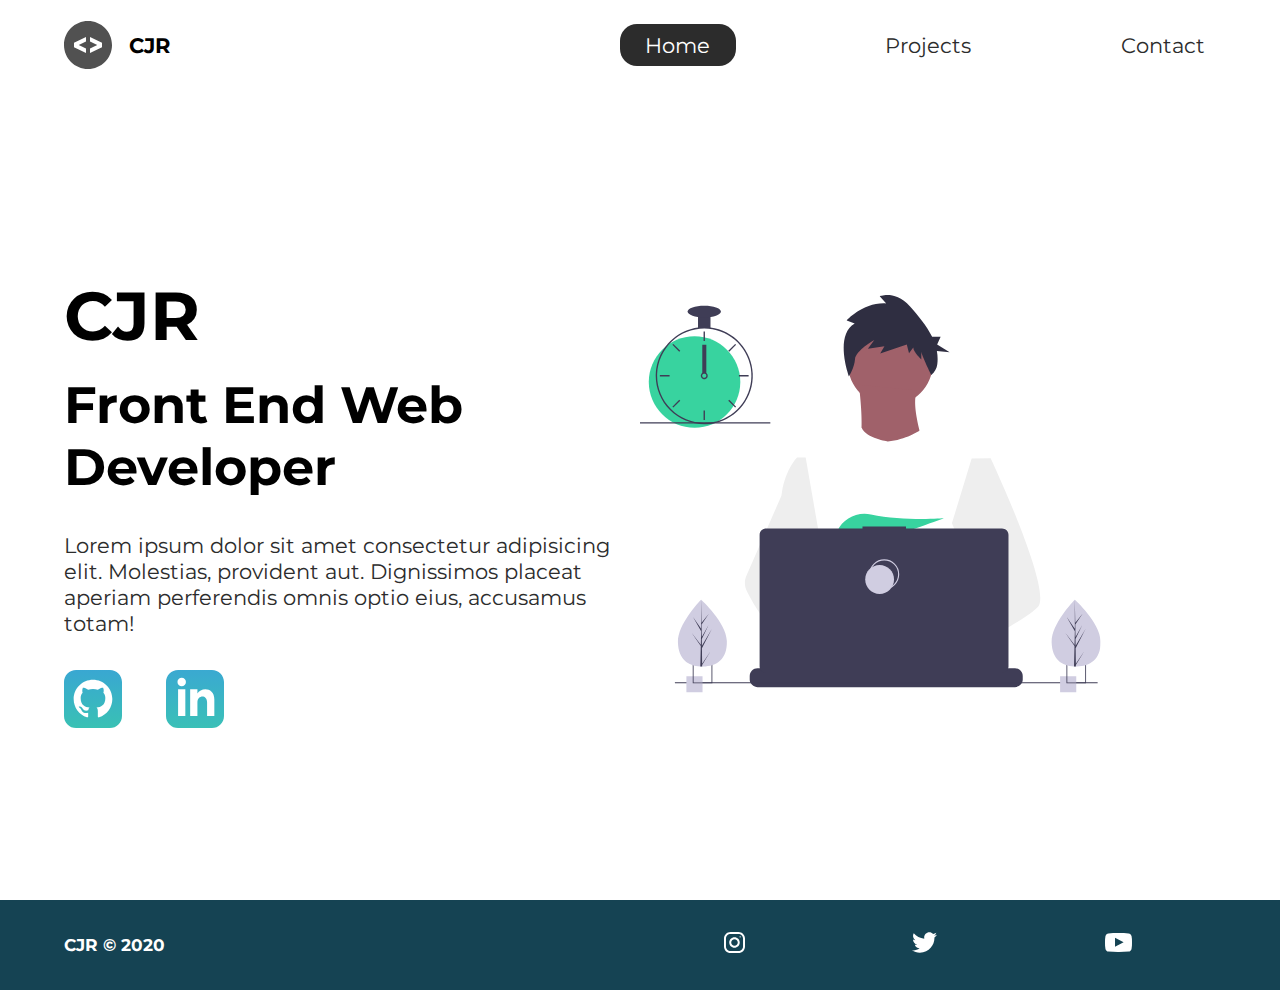
<file: index.html>
<!DOCTYPE html>
<html lang="en">
  <head>
    <meta charset="UTF-8" />
    <meta name="viewport" content="width=device-width, initial-scale=1.0" />
    <meta
      name="description"
      content="Front end web developer who specializes in HTML, CSS & JS"
    />
    <meta name="robots" content="index, follow" />
    <link
      href="https://fonts.googleapis.com/css2?family=Montserrat:wght@400;500&display=swap"
      rel="stylesheet"
    />
    <link rel="stylesheet" href="/css/style.css" />
    <title>Calvin Jermaine Roberts | Front-end Web Developer</title>
  </head>
  <body>
    <header class="main-head">
      <nav>
        <div class="logo">
          <img src="/icons/code.svg" alt="logo" />
          <h1>CJR</h1>
        </div>
        <ul>
          <li><a class="active" href="/">Home</a></li>
          <li><a href="/projects.html">Projects</a></li>
          <li><a href="/contact.html">Contact</a></li>
        </ul>
      </nav>
    </header>
    <section class="intro">
      <div class="intro-text">
        <h2>CJR</h2>
        <h3>Front End Web Developer</h3>
        <p>
          Lorem ipsum dolor sit amet consectetur adipisicing elit. Molestias,
          provident aut. Dignissimos placeat aperiam perferendis omnis optio
          eius, accusamus totam!
        </p>
        <div class="intro-social">
          <a href="#"><img src="/icons/github.svg" alt="github" /></a>
          <a href="#"><img src="/icons/linked-in.svg" alt="linked-in" /></a>
        </div>
      </div>
      <div class="intro-images">
        <svg
          width="799"
          height="690"
          viewBox="0 0 799 690"
          fill="none"
          xmlns="http://www.w3.org/2000/svg"
        >
          <g id="undraw_dev_productivity_umsq (1) 1" clip-path="url(#clip0)">
            <path
              id="Vector"
              d="M516.92 624.636C516.92 624.636 512.16 626.266 504.42 628.576C487.31 633.706 455.65 642.216 428.82 643.916C405.72 645.396 386.2 641.836 382.63 626.766C381.1 620.286 383.27 614.956 388 610.576C402.12 597.486 439 592.796 468.25 591.186C476.51 590.736 484.15 590.526 490.51 590.446C501.31 590.306 508.39 590.526 508.39 590.526L508.56 591.186L516.92 624.636Z"
              fill="#A0616A"
            />
            <path
              id="Vector_2"
              d="M436.99 672.586C418.61 695.346 342.73 647.666 316.19 629.886C310.41 626.016 306.97 623.566 306.97 623.566L331.25 591.186L338.94 580.936C338.94 580.936 345.82 584.586 355.99 590.526C356.36 590.746 356.73 590.966 357.11 591.186C365.88 596.336 376.89 603.066 388 610.576C403.33 620.946 418.83 632.776 428.82 643.916C438.59 654.806 443.08 665.036 436.99 672.586Z"
              fill="#A0616A"
            />
            <g id="me">
              <path
                id="Vector_3"
                d="M434.672 191.952C475.283 191.607 507.926 158.406 507.582 117.795C507.237 77.1832 474.036 44.5403 433.425 44.8847C392.813 45.2291 360.17 78.4303 360.515 119.042C360.859 159.653 394.06 192.296 434.672 191.952Z"
                fill="#A0616A"
              />
              <path
                id="Vector_4"
                d="M379.477 155.65C379.477 155.65 394.216 259.972 373.002 271.875C351.787 283.779 499.929 283.588 499.929 283.588C499.929 283.588 466.124 193.284 480.809 165.449L379.477 155.65Z"
                fill="#A0616A"
              />
              <path
                id="Vector_5"
                d="M608.101 283.199L596.257 339.402L571.214 458.308L570.49 464.815L562.138 540.138L556.582 590.177L552.857 623.79C528.584 636.526 510.988 645.326 510.988 645.326C510.988 645.326 509.404 637.719 506.871 627.99C489.805 633.265 458.218 642.043 431.404 643.97C441.266 654.777 445.842 664.969 439.817 672.57C421.63 695.485 345.349 648.45 318.659 630.896C318.077 635.158 317.879 639.464 318.068 643.762L297.626 628.314L299.331 592.359L302.206 531.522L305.819 455.229C304.448 451.975 303.294 448.634 302.364 445.228C295.956 423.161 288.032 379.057 281.928 342.067C277.016 312.298 273.302 287.138 272.517 281.785C272.411 281.086 272.358 280.726 272.358 280.726L384.363 230.094C392.509 248.556 429.865 253.809 429.865 253.809C460.756 251.417 484.847 234.913 484.847 234.913L608.101 283.199Z"
                fill="white"
              />
              <path
                id="Vector_6"
                d="M372.285 49.3811L358.49 43.9934C358.49 43.9934 386.969 12.1 426.99 14.513L415.635 2.22366C415.635 2.22366 443.04 -9.01799 468.283 19.6674C481.553 34.7467 496.908 52.4737 506.557 72.5077L521.281 72.3829L515.251 85.9663L536.874 99.3152L514.777 97.0719C516.155 104.471 516.421 112.034 515.566 119.511C514.683 126.991 510.928 133.835 505.094 138.598V138.598C505.094 138.598 487.743 103.449 487.696 97.9443L487.813 111.705C487.813 111.705 473.959 99.4371 473.889 91.1807L466.471 100.877L462.593 85.7717L416.475 101.301L423.87 88.8526L395.157 93.2246L406.278 77.9923C406.278 77.9923 373.932 96.1568 372.811 111.304C371.689 126.452 362.299 140.875 362.299 140.875C362.299 140.875 336.213 70.3294 372.285 49.3811Z"
                fill="#2F2E41"
              />
              <path
                id="Vector_7"
                d="M690.215 540.422C682.794 548.605 664.338 560.992 641.951 574.422C633.623 579.413 624.757 584.559 615.71 589.676C594.122 601.889 571.514 614.001 552.857 623.79C528.584 636.526 510.988 645.326 510.988 645.326C510.988 645.326 509.403 637.719 506.871 627.99C503.48 614.968 498.397 598.141 493.184 590.715C493.002 590.456 492.82 590.218 492.638 589.979C491.121 588.022 489.601 586.885 488.112 586.897L562.138 540.138L594.127 519.926L570.489 464.814L540.842 395.683L557.908 339.727L575.062 283.479L608.101 283.199C608.101 283.199 619.243 306.985 633.514 340.166C635.647 345.128 637.851 350.299 640.096 355.64C669.469 425.394 706.176 522.836 690.215 540.422Z"
                fill="#EEEEEE"
              />
              <path
                id="Vector_8"
                d="M358.123 591.2C355.41 591.212 352.702 591.456 350.029 591.928C327.074 596.073 320.47 616.94 318.659 630.896C318.077 635.158 317.879 639.464 318.068 643.761L297.626 628.314L290.178 622.687C272.316 616.628 256.353 605.733 242.483 592.84C230.449 581.456 219.634 568.849 210.213 555.223C200.831 541.793 192.448 527.692 185.134 513.034C183.094 508.943 181.977 504.454 181.864 499.884C181.751 495.314 182.644 490.775 184.48 486.588L209.154 430.327L245.218 348.098C245.471 346.146 245.752 344.237 246.059 342.371C252.995 300.511 272.367 281.786 272.367 281.786L287.286 281.659L297.778 341.932L310.813 416.815L302.364 445.227L282.839 510.845L302.205 531.522L358.123 591.2Z"
                fill="#EEEEEE"
              />
            </g>
            <path
              id="Vector_9"
              d="M372.877 415.806L385.631 430.686C390.37 429.783 395.319 428.721 400.416 427.529L396.752 415.806L405.71 426.256C459.707 412.975 526.637 387.155 526.637 387.155C526.637 387.155 454.379 392.453 400.428 380.666C376.558 375.451 351.998 387.284 342.202 409.668C336.508 422.679 337.403 433.951 357.596 433.951C364.419 433.835 371.223 433.195 377.949 432.037L372.877 415.806Z"
              fill="#38D39F"
            />
            <path
              id="Vector_10"
              d="M663.65 660.386V666.456C663.654 668.122 663.345 669.774 662.74 671.326C662.472 672.018 662.147 672.687 661.77 673.326C660.578 675.326 658.887 676.983 656.862 678.133C654.838 679.283 652.549 679.887 650.22 679.886H203.67C201.342 679.887 199.053 679.283 197.028 678.133C195.003 676.983 193.312 675.326 192.12 673.326C191.743 672.687 191.419 672.018 191.15 671.326C190.546 669.774 190.237 668.122 190.24 666.456V660.386C190.24 658.622 190.587 656.876 191.262 655.246C191.936 653.616 192.926 652.136 194.173 650.888C195.42 649.641 196.901 648.652 198.53 647.977C200.16 647.302 201.906 646.955 203.67 646.956H229.41V644.126C229.41 644.052 229.425 643.979 229.453 643.911C229.481 643.843 229.522 643.782 229.574 643.73C229.626 643.678 229.688 643.636 229.756 643.608C229.824 643.58 229.897 643.566 229.97 643.566H243.4C243.474 643.566 243.547 643.58 243.615 643.608C243.683 643.636 243.745 643.678 243.797 643.73C243.849 643.782 243.89 643.843 243.918 643.911C243.946 643.979 243.96 644.052 243.96 644.126V646.956H252.35V644.126C252.35 644.052 252.365 643.979 252.393 643.911C252.421 643.843 252.462 643.782 252.514 643.73C252.566 643.678 252.628 643.636 252.696 643.608C252.764 643.58 252.837 643.566 252.91 643.566H266.34C266.414 643.566 266.487 643.58 266.555 643.608C266.623 643.636 266.684 643.678 266.736 643.73C266.789 643.782 266.83 643.843 266.858 643.911C266.886 643.979 266.9 644.052 266.9 644.126V646.956H275.3V644.126C275.3 644.052 275.315 643.979 275.343 643.911C275.371 643.843 275.412 643.782 275.464 643.73C275.516 643.678 275.578 643.636 275.646 643.608C275.714 643.58 275.787 643.566 275.86 643.566H289.29C289.364 643.566 289.437 643.58 289.505 643.608C289.573 643.636 289.634 643.678 289.686 643.73C289.739 643.782 289.78 643.843 289.808 643.911C289.836 643.979 289.85 644.052 289.85 644.126V646.956H298.24V644.126C298.24 644.052 298.255 643.979 298.283 643.911C298.311 643.843 298.352 643.782 298.404 643.73C298.456 643.678 298.518 643.636 298.586 643.608C298.654 643.58 298.727 643.566 298.8 643.566H312.23C312.304 643.566 312.377 643.58 312.445 643.608C312.513 643.636 312.574 643.678 312.626 643.73C312.678 643.782 312.72 643.843 312.748 643.911C312.776 643.979 312.79 644.052 312.79 644.126V646.956H321.18V644.126C321.18 644.052 321.194 643.979 321.223 643.911C321.251 643.843 321.292 643.782 321.344 643.73C321.396 643.678 321.458 643.636 321.526 643.608C321.594 643.58 321.667 643.566 321.74 643.566H335.17C335.244 643.566 335.317 643.58 335.385 643.608C335.453 643.636 335.514 643.678 335.566 643.73C335.618 643.782 335.66 643.843 335.688 643.911C335.716 643.979 335.73 644.052 335.73 644.126V646.956H344.13V644.126C344.13 644.052 344.145 643.979 344.173 643.911C344.201 643.843 344.242 643.782 344.294 643.73C344.346 643.678 344.408 643.636 344.476 643.608C344.544 643.58 344.617 643.566 344.69 643.566H358.12C358.194 643.566 358.267 643.58 358.335 643.608C358.403 643.636 358.464 643.678 358.516 643.73C358.569 643.782 358.61 643.843 358.638 643.911C358.666 643.979 358.68 644.052 358.68 644.126V646.956H367.07V644.126C367.07 644.052 367.085 643.979 367.113 643.911C367.141 643.843 367.182 643.782 367.234 643.73C367.286 643.678 367.348 643.636 367.416 643.608C367.484 643.58 367.557 643.566 367.63 643.566H472.83C472.904 643.566 472.977 643.58 473.045 643.608C473.113 643.636 473.174 643.678 473.227 643.73C473.279 643.782 473.32 643.843 473.348 643.911C473.376 643.979 473.39 644.052 473.39 644.126V646.956H481.79V644.126C481.79 644.052 481.804 643.979 481.833 643.911C481.861 643.843 481.902 643.782 481.954 643.73C482.006 643.678 482.068 643.636 482.136 643.608C482.204 643.58 482.277 643.566 482.35 643.566H495.78C495.928 643.567 496.07 643.627 496.175 643.732C496.279 643.836 496.339 643.978 496.34 644.126V646.956H504.73V644.126C504.73 644.052 504.745 643.979 504.773 643.911C504.801 643.843 504.842 643.782 504.894 643.73C504.946 643.678 505.008 643.636 505.076 643.608C505.144 643.58 505.217 643.566 505.29 643.566H518.72C518.794 643.566 518.867 643.58 518.935 643.608C519.003 643.636 519.065 643.678 519.117 643.73C519.169 643.782 519.21 643.843 519.238 643.911C519.266 643.979 519.28 644.052 519.28 644.126V646.956H527.67V644.126C527.67 644.052 527.685 643.979 527.713 643.911C527.741 643.843 527.782 643.782 527.834 643.73C527.886 643.678 527.948 643.636 528.016 643.608C528.084 643.58 528.157 643.566 528.23 643.566H541.66C541.734 643.566 541.807 643.58 541.875 643.608C541.943 643.636 542.005 643.678 542.057 643.73C542.109 643.782 542.15 643.843 542.178 643.911C542.206 643.979 542.22 644.052 542.22 644.126V646.956H550.62V644.126C550.62 644.052 550.635 643.979 550.663 643.911C550.691 643.843 550.732 643.782 550.784 643.73C550.836 643.678 550.898 643.636 550.966 643.608C551.034 643.58 551.107 643.566 551.18 643.566H564.61C564.757 643.568 564.898 643.628 565.001 643.733C565.104 643.837 565.161 643.979 565.16 644.126V646.956H573.56V644.126C573.56 644.052 573.575 643.979 573.603 643.911C573.631 643.843 573.672 643.782 573.724 643.73C573.776 643.678 573.838 643.636 573.906 643.608C573.974 643.58 574.047 643.566 574.12 643.566H587.55C587.624 643.566 587.697 643.58 587.765 643.608C587.833 643.636 587.895 643.678 587.947 643.73C587.999 643.782 588.04 643.843 588.068 643.911C588.096 643.979 588.11 644.052 588.11 644.126V646.956H596.5V644.126C596.5 644.052 596.515 643.979 596.543 643.911C596.571 643.843 596.612 643.782 596.664 643.73C596.716 643.678 596.778 643.636 596.846 643.608C596.914 643.58 596.987 643.566 597.06 643.566H610.49C610.564 643.566 610.637 643.58 610.705 643.608C610.773 643.636 610.835 643.678 610.887 643.73C610.939 643.782 610.98 643.843 611.008 643.911C611.036 643.979 611.05 644.052 611.05 644.126V646.956H650.22C651.984 646.955 653.731 647.302 655.36 647.977C656.99 648.652 658.471 649.641 659.718 650.888C660.965 652.136 661.954 653.616 662.629 655.246C663.304 656.876 663.651 658.622 663.65 660.386Z"
              fill="#3F3D56"
            />
            <path
              id="Vector_11"
              d="M793.5 671.326H60.5V673.326H793.5V671.326Z"
              fill="#3F3D56"
            />
            <path
              id="Vector_12"
              d="M627.694 404.757H461.251V401.326H385.78V404.757H218.651C215.665 404.757 212.801 405.943 210.69 408.054C208.578 410.166 207.392 413.029 207.392 416.015V643.927C207.392 646.913 208.578 649.776 210.69 651.888C212.801 653.999 215.665 655.185 218.651 655.185H627.694C630.68 655.185 633.544 653.999 635.655 651.888C637.767 649.776 638.953 646.913 638.953 643.927V416.015C638.953 414.537 638.662 413.073 638.096 411.707C637.53 410.341 636.701 409.1 635.655 408.054C634.61 407.009 633.369 406.18 632.003 405.614C630.637 405.048 629.173 404.757 627.694 404.757Z"
              fill="#3F3D56"
            />
            <path
              id="Vector_13"
              d="M423.5 509.326C437.307 509.326 448.5 498.133 448.5 484.326C448.5 470.519 437.307 459.326 423.5 459.326C409.693 459.326 398.5 470.519 398.5 484.326C398.5 498.133 409.693 509.326 423.5 509.326Z"
              stroke="#D0CDE1"
              stroke-width="2"
              stroke-miterlimit="10"
            />
            <path
              id="Vector_14"
              d="M415.5 518.326C429.307 518.326 440.5 507.133 440.5 493.326C440.5 479.519 429.307 468.326 415.5 468.326C401.693 468.326 390.5 479.519 390.5 493.326C390.5 507.133 401.693 518.326 415.5 518.326Z"
              fill="#D0CDE1"
            />
            <path
              id="Vector_15"
              d="M108.446 661.223H80.4463V689.223H108.446V661.223Z"
              fill="#D0CDE1"
            />
            <path
              id="Vector_16"
              d="M91.4502 639.223V673.223H125.45V639.223H91.4502ZM123.97 671.743H92.9202V640.703H123.97V671.743Z"
              fill="#3F3D56"
            />
            <path
              id="Vector_17"
              d="M756.446 661.223H728.446V689.223H756.446V661.223Z"
              fill="#D0CDE1"
            />
            <path
              id="Vector_18"
              d="M739.45 639.223V673.223H773.45V639.223H739.45ZM771.97 671.743H740.92V640.703H771.97V671.743Z"
              fill="#3F3D56"
            />
            <path
              id="Vector_19"
              d="M94.5802 230.113C138.399 230.113 173.921 194.592 173.921 150.773C173.921 106.955 138.399 71.4326 94.5802 71.4326C50.7617 71.4326 15.2397 106.955 15.2397 150.773C15.2397 194.592 50.7617 230.113 94.5802 230.113Z"
              fill="#38D39F"
            />
            <path
              id="Vector_20"
              d="M122.229 56.4899C115.045 55.5763 107.774 55.5763 100.59 56.4899C84.586 58.5913 69.5203 65.2398 57.181 75.6465C44.8417 86.0532 35.7467 99.7813 30.9754 115.202C28.8053 122.229 27.5764 129.514 27.3208 136.864C27.2848 137.886 27.2607 138.92 27.2607 139.954C27.283 162.264 36.1559 183.655 51.932 199.431C67.7082 215.207 89.0989 224.08 111.41 224.103C113.201 224.103 114.992 224.042 116.759 223.934C120.907 223.674 125.03 223.103 129.093 222.227C148.495 218.055 165.798 207.161 177.947 191.468C190.095 175.776 196.308 156.295 195.487 136.467C194.665 116.638 186.863 97.738 173.459 83.1039C160.054 68.4698 141.909 59.0435 122.229 56.4899H122.229ZM137.748 217.347H137.736C130.959 219.659 123.905 221.062 116.759 221.518C114.992 221.638 113.201 221.698 111.41 221.698C89.7377 221.672 68.961 213.051 53.6367 197.727C38.3123 182.402 29.6914 161.626 29.6649 139.954C29.6649 138.92 29.689 137.886 29.725 136.864C30.5514 115.744 39.5156 95.7617 54.7411 81.1008C69.9666 66.44 90.273 58.237 111.41 58.2089C130.776 58.21 149.513 65.0865 164.283 77.6131C179.052 90.1398 188.895 107.503 192.057 126.61C195.219 145.716 191.496 165.325 181.55 181.942C171.604 198.559 156.081 211.106 137.748 217.347H137.748Z"
              fill="#3F3D56"
            />
            <path
              id="Vector_21"
              d="M112.612 63.0176H110.208V79.8474H112.612V63.0176Z"
              fill="#3F3D56"
            />
            <path
              id="Vector_22"
              d="M57.8578 84.7018L56.1577 86.4019L68.0582 98.3023L69.7582 96.6022L57.8578 84.7018Z"
              fill="#3F3D56"
            />
            <path
              id="Vector_23"
              d="M34.4736 138.751V141.156H51.3034V138.751H34.4736Z"
              fill="#3F3D56"
            />
            <path
              id="Vector_24"
              d="M56.1578 193.506L57.8579 195.206L69.7584 183.306L68.0583 181.606L56.1578 193.506Z"
              fill="#3F3D56"
            />
            <path
              id="Vector_25"
              d="M153.062 96.6022L154.762 98.3022L166.662 86.4018L164.962 84.7017L153.062 96.6022Z"
              fill="#3F3D56"
            />
            <path
              id="Vector_26"
              d="M171.516 138.751V141.156H188.346V138.751H171.516Z"
              fill="#3F3D56"
            />
            <path
              id="Vector_27"
              d="M154.762 181.605L153.062 183.305L164.962 195.206L166.662 193.506L154.762 181.605Z"
              fill="#3F3D56"
            />
            <path
              id="Vector_28"
              d="M112.612 200.06H110.208V216.89H112.612V200.06Z"
              fill="#3F3D56"
            />
            <path
              id="Vector_29"
              d="M115.016 135.145C113.976 134.365 112.711 133.943 111.41 133.943C110.11 133.943 108.844 134.365 107.804 135.145C107.091 135.686 106.505 136.375 106.085 137.165C105.552 138.181 105.322 139.329 105.421 140.473C105.52 141.616 105.944 142.707 106.644 143.617C107.343 144.527 108.288 145.218 109.368 145.608C110.447 145.997 111.616 146.07 112.735 145.817C113.855 145.564 114.878 144.996 115.685 144.179C116.492 143.363 117.048 142.333 117.288 141.21C117.528 140.088 117.441 138.92 117.039 137.846C116.636 136.771 115.935 135.834 115.017 135.145H115.016ZM111.41 143.56C110.454 143.557 109.539 143.176 108.863 142.501C108.187 141.825 107.807 140.909 107.804 139.954C107.808 139.224 108.03 138.513 108.441 137.91C108.793 137.4 109.271 136.989 109.828 136.718C110.386 136.446 111.004 136.323 111.623 136.361C112.241 136.398 112.84 136.594 113.361 136.931C113.881 137.267 114.307 137.732 114.595 138.281C114.883 138.83 115.025 139.444 115.007 140.063C114.989 140.683 114.811 141.287 114.491 141.818C114.17 142.349 113.719 142.788 113.179 143.093C112.639 143.398 112.03 143.559 111.41 143.56V143.56Z"
              fill="#3F3D56"
            />
            <path
              id="Vector_30"
              d="M122.229 35.3687H100.591V57.007H122.229V35.3687Z"
              fill="#3F3D56"
            />
            <path
              id="Vector_31"
              d="M111.41 38.9748C127.344 38.9748 140.261 34.4 140.261 28.7567C140.261 23.1134 127.344 18.5386 111.41 18.5386C95.4757 18.5386 82.5586 23.1134 82.5586 28.7567C82.5586 34.4 95.4757 38.9748 111.41 38.9748Z"
              fill="#3F3D56"
            />
            <path id="clock-arrow" d="M115 86H108V135H115V86Z" fill="#3F3D56" />
            <path
              id="Vector_32"
              d="M226 220.44H0V222.844H226V220.44Z"
              fill="#3F3D56"
            />
            <g id="plant-left">
              <path
                id="Vector_33"
                d="M150.594 599.754C151.527 631.704 132.858 643.413 109.43 644.097C108.886 644.113 108.344 644.123 107.805 644.126C106.719 644.135 105.643 644.117 104.577 644.072C83.3891 643.193 66.6172 631.945 65.7495 602.232C64.8515 571.482 103.018 531.529 105.882 528.574L105.887 528.571C105.996 528.458 106.052 528.402 106.052 528.402C106.052 528.402 149.661 567.807 150.594 599.754Z"
                fill="#D0CDE1"
              />
              <path
                id="Vector_34"
                d="M107.744 639.255L122.626 617.124L107.774 641.636L107.805 644.126C106.719 644.135 105.643 644.117 104.577 644.072L105.315 612.06L105.295 611.813L105.322 611.766L105.393 608.741L89.0952 585.078L105.374 606.477L105.432 607.116L105.989 582.93L91.9122 558.397L106.029 578.681L105.882 528.574L105.882 528.407L105.887 528.571L106.821 568.062L119.651 552.021L106.863 571.464L107.143 593.098L118.949 571.984L107.187 596.279L107.343 608.308L124.512 578.897L107.395 612.505L107.744 639.255Z"
                fill="#3F3D56"
              />
            </g>
            <g id="plant-right">
              <path
                id="Vector_35"
                d="M798.594 599.754C799.527 631.704 780.858 643.413 757.43 644.097C756.886 644.113 756.344 644.123 755.805 644.126C754.719 644.135 753.643 644.117 752.577 644.072C731.389 643.193 714.617 631.945 713.749 602.232C712.851 571.482 751.018 531.529 753.882 528.574L753.887 528.571C753.996 528.458 754.052 528.402 754.052 528.402C754.052 528.402 797.661 567.807 798.594 599.754Z"
                fill="#D0CDE1"
              />
              <path
                id="Vector_36"
                d="M755.744 639.255L770.626 617.124L755.774 641.636L755.805 644.126C754.719 644.135 753.643 644.117 752.577 644.072L753.315 612.06L753.295 611.813L753.323 611.766L753.393 608.741L737.095 585.078L753.374 606.477L753.432 607.116L753.989 582.93L739.912 558.397L754.029 578.681L753.882 528.574L753.882 528.407L753.887 528.571L754.821 568.062L767.651 552.021L754.864 571.464L755.143 593.098L766.949 571.984L755.187 596.279L755.343 608.308L772.512 578.897L755.395 612.505L755.744 639.255Z"
                fill="#3F3D56"
              />
            </g>
          </g>
          <defs>
            <clipPath id="clip0">
              <rect width="798.627" height="689.223" fill="white" />
            </clipPath>
          </defs>
        </svg>
        <img src="/img/splash.svg" alt="" class="splash" />
      </div>
    </section>
    <footer>
      <h4>CJR &copy; 2020</h4>
      <ul>
        <li>
          <a href="#"
            ><img src="/icons/instagram 1.svg" alt="instagram-social"
          /></a>
        </li>
        <li>
          <a href="#"
            ><img src="/icons/twitter 1.svg" alt="twitter-social"
          /></a>
        </li>
        <li>
          <a href="#"
            ><img src="/icons/youtube-symbol 1.svg" alt="youtube-social"
          /></a>
        </li>
      </ul>
    </footer>
  </body>
</html>
</file>
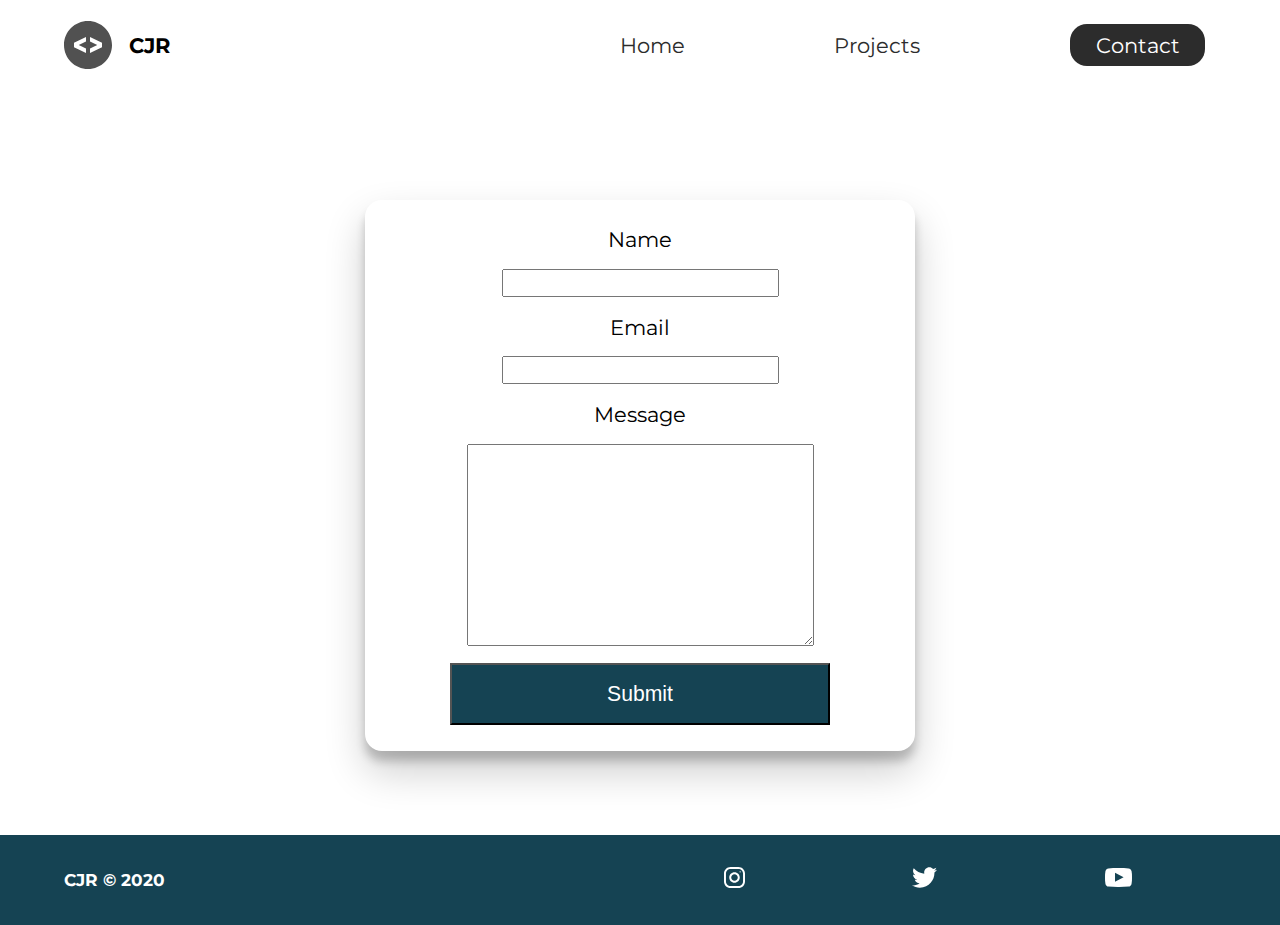
<file: contact.html>
<!DOCTYPE html>
<html lang="en">
  <head>
    <meta charset="UTF-8" />
    <meta name="viewport" content="width=device-width, initial-scale=1.0" />
    <meta
      name="description"
      content="Front end web developer who specializes in HTML, CSS & JS"
    />
    <meta name="robots" content="index, follow" />
    <link
      href="https://fonts.googleapis.com/css2?family=Montserrat:wght@400;500&display=swap"
      rel="stylesheet"
    />
    <link rel="stylesheet" href="../css/style.css" />
    <title>Calvin Jermaine Roberts | Front-end Web Developer</title>
  </head>

  <body>
    <header class="main-head">
      <nav>
        <div class="logo">
          <img src="../icons/code.svg" alt="logo" />
          <h1>CJR</h1>
        </div>
        <ul>
          <li><a href="/index.html">Home</a></li>
          <li><a href="/projects.html">Projects</a></li>
          <li><a class="active" href="/">Contact</a></li>
        </ul>
      </nav>
    </header>
    <section class="form-section">
      <form>
        <label for="name">Name</label>
        <input type="text" name="name" id="name" required />
        <label for="email">Email</label>
        <input type="email" name="email" id="email" required />
        <label for="message">Message</label>
        <textarea name="message" id="message" cols="30" rows="10"></textarea>
        <button type="submit">Submit</button>
      </form>
    </section>
    <footer>
      <h4>CJR &copy; 2020</h4>
      <ul>
        <li>
          <a href="#"
            ><img src="/icons/instagram 1.svg" alt="instagram-social"
          /></a>
        </li>
        <li>
          <a href="#"
            ><img src="/icons/twitter 1.svg" alt="twitter-social"
          /></a>
        </li>
        <li>
          <a href="#"
            ><img src="/icons/youtube-symbol 1.svg" alt="youtube-social"
          /></a>
        </li>
      </ul>
    </footer>
  </body>
</html>
</file>
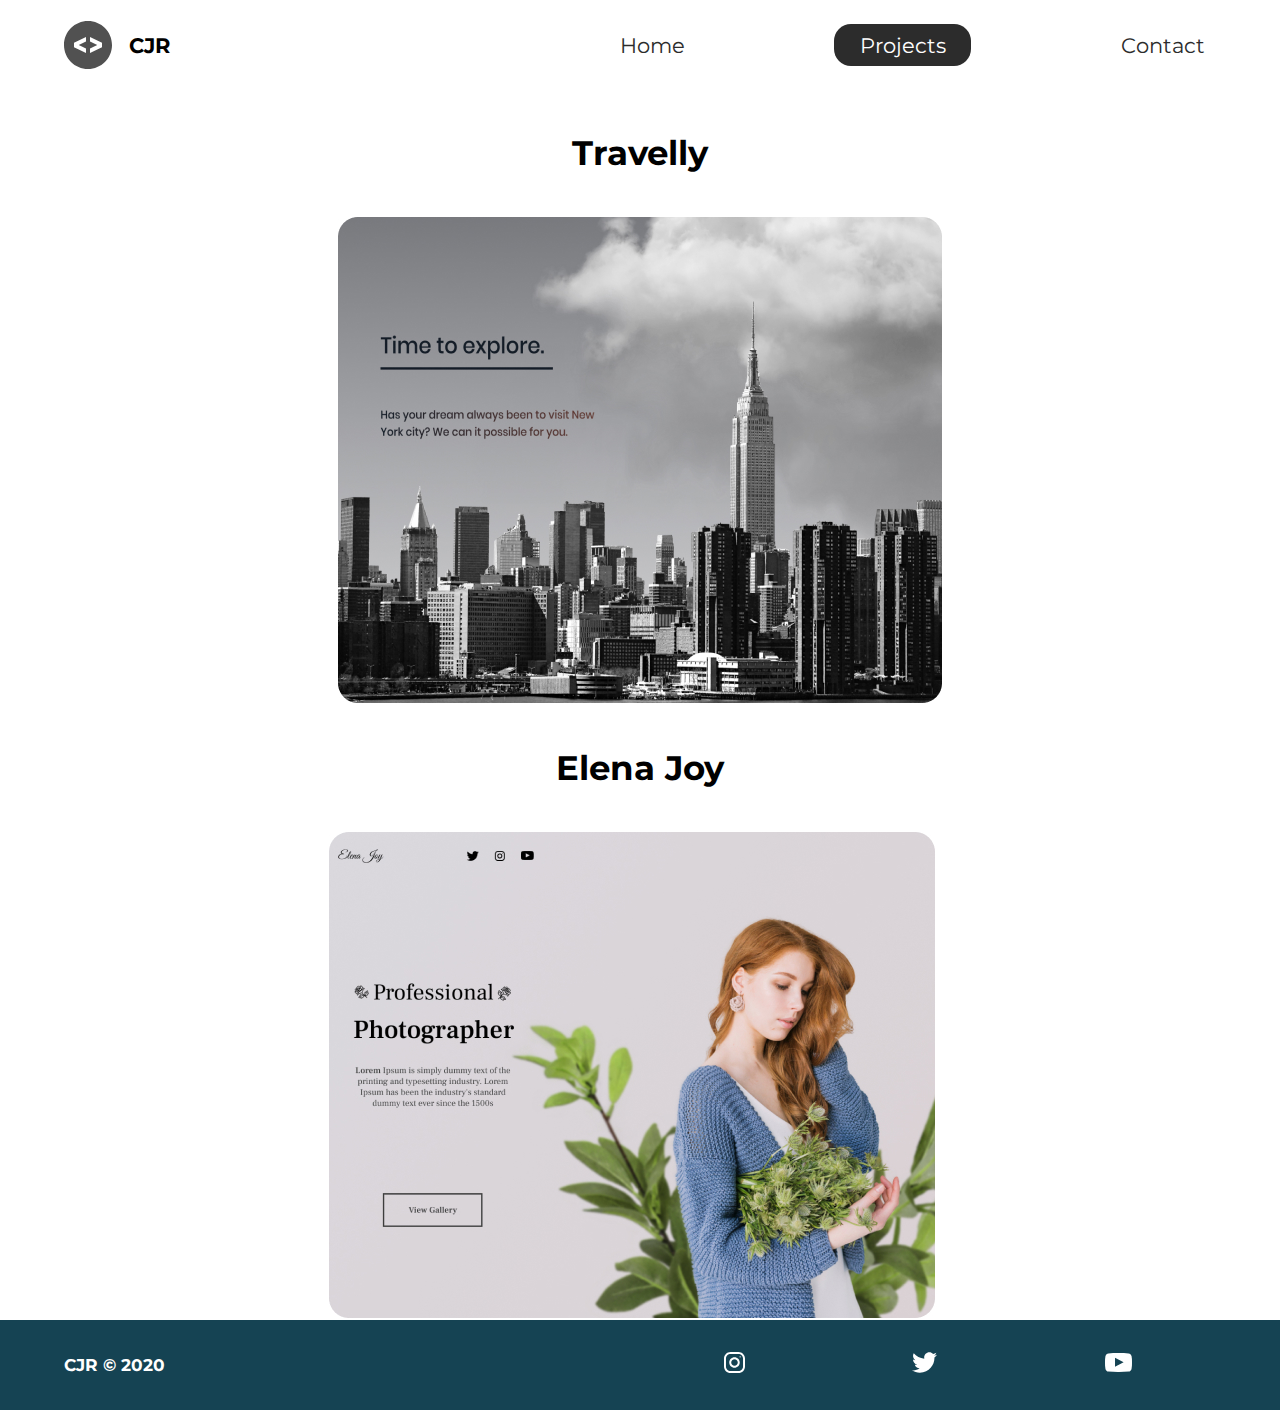
<file: projects.html>
<!DOCTYPE html>
<html lang="en">
  <head>
    <meta charset="UTF-8" />
    <meta name="viewport" content="width=device-width, initial-scale=1.0" />
    <meta
      name="description"
      content="Front end web developer who specializes in HTML, CSS & JS"
    />
    <meta name="robots" content="index, follow" />
    <link
      href="https://fonts.googleapis.com/css2?family=Montserrat:wght@400;500&display=swap"
      rel="stylesheet"
    />
    <link rel="stylesheet" href="../css/style.css" />
    <title>Calvin Jermaine Roberts | Front-end Web Developer</title>
  </head>

  <body>
    <header class="main-head">
      <nav>
        <div class="logo">
          <img src="../icons/code.svg" alt="logo" />
          <h1>CJR</h1>
        </div>
        <ul>
          <li><a href="/index.html">Home</a></li>
          <li><a class="active" href="/">Projects</a></li>
          <li><a href="/contact.html">Contact</a></li>
        </ul>
      </nav>
    </header>
    <section class="projects">
      <div class="travelly">
        <h2>Travelly</h2>
        <img src="../img/travelly.jpg" alt="travelly-project" />
      </div>
      <div class="elena-joy">
        <h2>Elena Joy</h2>
        <img src="../img/elena-joy.jpg" alt="elena-joy-project" />
      </div>
    </section>
    <footer>
      <h4>CJR &copy; 2020</h4>
      <ul>
        <li>
          <a href="#"
            ><img src="/icons/instagram 1.svg" alt="instagram-social"
          /></a>
        </li>
        <li>
          <a href="#"
            ><img src="/icons/twitter 1.svg" alt="twitter-social"
          /></a>
        </li>
        <li>
          <a href="#"
            ><img src="/icons/youtube-symbol 1.svg" alt="youtube-social"
          /></a>
        </li>
      </ul>
    </footer>
  </body>
</html>
</file>
<file: css/style.css>
* {
  margin: 0;
  padding: 0;
  -webkit-box-sizing: border-box;
          box-sizing: border-box;
}

html {
  font-size: 62.5%;
}

body {
  font-family: 'Montserrat', sans-serif;
}

h1 {
  font-size: 2.5rem;
}

li,
button,
label,
input,
a,
p {
  font-size: 2.5rem;
}

h2 {
  font-size: 4rem;
}

h3 {
  font-size: 2.5rem;
}

h4,
h5 {
  font-size: 2rem;
}

ul {
  list-style: none;
}

a {
  text-decoration: none;
  color: #2c2c2c;
}

.main-head {
  width: 95%;
  margin: 0 0 0 auto;
}

nav {
  display: -webkit-box;
  display: -ms-flexbox;
  display: flex;
  -webkit-box-pack: justify;
      -ms-flex-pack: justify;
          justify-content: space-between;
  -webkit-box-align: center;
      -ms-flex-align: center;
          align-items: center;
  -webkit-box-orient: horizontal;
  -webkit-box-direction: normal;
      -ms-flex-direction: row;
          flex-direction: row;
  min-height: 10vh;
  width: 60%;
  -ms-flex-wrap: wrap;
      flex-wrap: wrap;
}

nav .logo {
  display: -webkit-box;
  display: -ms-flexbox;
  display: flex;
  -webkit-box-pack: start;
      -ms-flex-pack: start;
          justify-content: flex-start;
  -webkit-box-align: center;
      -ms-flex-align: center;
          align-items: center;
  -webkit-box-orient: horizontal;
  -webkit-box-direction: normal;
      -ms-flex-direction: row;
          flex-direction: row;
  -webkit-box-flex: 1;
      -ms-flex: 1 1 10rem;
          flex: 1 1 10rem;
}

nav .logo h1 {
  margin: 2rem;
}

nav ul {
  display: -webkit-box;
  display: -ms-flexbox;
  display: flex;
  -ms-flex-pack: distribute;
      justify-content: space-around;
  -webkit-box-align: center;
      -ms-flex-align: center;
          align-items: center;
  -webkit-box-orient: horizontal;
  -webkit-box-direction: normal;
      -ms-flex-direction: row;
          flex-direction: row;
  -webkit-box-flex: 1;
      -ms-flex: 1 1 40rem;
          flex: 1 1 40rem;
}

.intro {
  min-height: 90vh;
  width: 90%;
  margin: auto;
  -ms-flex-wrap: wrap;
      flex-wrap: wrap;
  display: -webkit-box;
  display: -ms-flexbox;
  display: flex;
  -webkit-box-pack: justify;
      -ms-flex-pack: justify;
          justify-content: space-between;
  -webkit-box-align: center;
      -ms-flex-align: center;
          align-items: center;
  -webkit-box-orient: horizontal;
  -webkit-box-direction: normal;
      -ms-flex-direction: row;
          flex-direction: row;
}

.intro h2 {
  font-size: 8rem;
  padding-top: 2rem;
  display: inline-block;
}

.intro h3 {
  font-size: 6rem;
  padding: 2rem 0rem;
}

.intro p {
  padding-top: 2rem;
  color: #2c2c2c;
}

.splash {
  position: absolute;
  top: 0%;
  right: 0%;
  height: 100%;
  z-index: -1;
}

.intro-social {
  margin-top: 4rem;
}

.intro-social a {
  margin-right: 5rem;
}

.active {
  background: #2c2c2c;
  color: white;
  padding: 1rem 3rem;
  border-radius: 2rem;
}

.intro-text,
.intro-images {
  -webkit-box-flex: 1;
      -ms-flex: 1 1 40rem;
          flex: 1 1 40rem;
}

#plant-left {
  -webkit-animation: plant 1.5s ease infinite alternate;
          animation: plant 1.5s ease infinite alternate;
}

#plant-right {
  -webkit-animation: plant 1.5s ease infinite alternate 0.5s;
          animation: plant 1.5s ease infinite alternate 0.5s;
}

#me {
  -webkit-animation: me 1s ease infinite alternate;
          animation: me 1s ease infinite alternate;
  -webkit-transform-origin: bottom;
          transform-origin: bottom;
}

#clock-arrow {
  -webkit-animation: clock 1.5s infinite linear;
          animation: clock 1.5s infinite linear;
  transform-box: fill-box;
  -webkit-transform-origin: bottom;
          transform-origin: bottom;
}

@-webkit-keyframes me {
  from {
    -webkit-transform: rotateZ(-5deg);
            transform: rotateZ(-5deg);
  }
  to {
    -webkit-transform: rotateZ(5deg);
            transform: rotateZ(5deg);
  }
}

@keyframes me {
  from {
    -webkit-transform: rotateZ(-5deg);
            transform: rotateZ(-5deg);
  }
  to {
    -webkit-transform: rotateZ(5deg);
            transform: rotateZ(5deg);
  }
}

@-webkit-keyframes plant {
  from {
    -webkit-transform: translateY(0%);
            transform: translateY(0%);
  }
  to {
    -webkit-transform: translateY(-30%);
            transform: translateY(-30%);
  }
}

@keyframes plant {
  from {
    -webkit-transform: translateY(0%);
            transform: translateY(0%);
  }
  to {
    -webkit-transform: translateY(-30%);
            transform: translateY(-30%);
  }
}

@-webkit-keyframes clock {
  from {
    -webkit-transform: rotateZ(0deg);
            transform: rotateZ(0deg);
  }
  to {
    -webkit-transform: rotateZ(360deg);
            transform: rotateZ(360deg);
  }
}

@keyframes clock {
  from {
    -webkit-transform: rotateZ(0deg);
            transform: rotateZ(0deg);
  }
  to {
    -webkit-transform: rotateZ(360deg);
            transform: rotateZ(360deg);
  }
}

.projects {
  width: 90%;
  margin: auto;
  min-height: 90vh;
  display: -webkit-box;
  display: -ms-flexbox;
  display: flex;
  -webkit-box-pack: justify;
      -ms-flex-pack: justify;
          justify-content: space-between;
  -webkit-box-align: center;
      -ms-flex-align: center;
          align-items: center;
  -webkit-box-orient: horizontal;
  -webkit-box-direction: normal;
      -ms-flex-direction: row;
          flex-direction: row;
  text-align: center;
  -ms-flex-wrap: wrap;
      flex-wrap: wrap;
}

.projects h2 {
  margin: 5rem;
}

.travelly,
.elena-joy {
  -webkit-box-flex: 1;
      -ms-flex: 1 1 40rem;
          flex: 1 1 40rem;
}

.form-section {
  min-height: 80vh;
  display: -webkit-box;
  display: -ms-flexbox;
  display: flex;
  -webkit-box-pack: center;
      -ms-flex-pack: center;
          justify-content: center;
  -webkit-box-align: center;
      -ms-flex-align: center;
          align-items: center;
  -webkit-box-orient: horizontal;
  -webkit-box-direction: normal;
      -ms-flex-direction: row;
          flex-direction: row;
  margin-top: 3rem;
}

.form-section form {
  padding: 3rem 10rem;
  -webkit-box-shadow: 0px 10px 10px rgba(0, 0, 0, 0.2), 0px 20px 40px rgba(0, 0, 0, 0.2);
          box-shadow: 0px 10px 10px rgba(0, 0, 0, 0.2), 0px 20px 40px rgba(0, 0, 0, 0.2);
  display: -webkit-box;
  display: -ms-flexbox;
  display: flex;
  -webkit-box-pack: center;
      -ms-flex-pack: center;
          justify-content: center;
  -webkit-box-align: center;
      -ms-flex-align: center;
          align-items: center;
  -webkit-box-orient: vertical;
  -webkit-box-direction: normal;
      -ms-flex-direction: column;
          flex-direction: column;
  border-radius: 2rem;
}

.form-section form input,
.form-section form textarea {
  margin: 2rem;
}

.form-section form input:focus,
.form-section form textarea:focus {
  outline: 2px solid black;
}

.form-section form textarea {
  font-family: 'Montserrat', sans-serif;
  font-size: 2rem;
}

.form-section form button {
  width: 100%;
  padding: 2rem;
  background: #154353;
  color: white;
}

.form-section form button:focus {
  background: #33696b;
}

footer {
  background: #154353;
  color: white;
  min-height: 10vh;
  padding: 0% 5%;
  display: -webkit-box;
  display: -ms-flexbox;
  display: flex;
  -webkit-box-pack: start;
      -ms-flex-pack: start;
          justify-content: flex-start;
  -webkit-box-align: center;
      -ms-flex-align: center;
          align-items: center;
  -webkit-box-orient: horizontal;
  -webkit-box-direction: normal;
      -ms-flex-direction: row;
          flex-direction: row;
}

footer ul {
  -webkit-box-flex: 1;
      -ms-flex: 1 1 40rem;
          flex: 1 1 40rem;
  display: -webkit-box;
  display: -ms-flexbox;
  display: flex;
  -ms-flex-pack: distribute;
      justify-content: space-around;
  -webkit-box-align: center;
      -ms-flex-align: center;
          align-items: center;
  -webkit-box-orient: horizontal;
  -webkit-box-direction: normal;
      -ms-flex-direction: row;
          flex-direction: row;
}

footer h4 {
  -webkit-box-flex: 1;
      -ms-flex: 1 1 40rem;
          flex: 1 1 40rem;
}

@media screen and (max-width: 1332px) {
  html {
    font-size: 53%;
  }
  .splash {
    display: none;
  }
  svg {
    width: 80%;
  }
  nav {
    width: 100%;
  }
}

@media screen and (max-width: 754px) {
  html {
    font-size: 45%;
  }
  svg {
    height: 60%;
  }
  .main-head {
    width: 100%;
  }
  nav .logo {
    display: -webkit-box;
    display: -ms-flexbox;
    display: flex;
    -webkit-box-pack: center;
        -ms-flex-pack: center;
            justify-content: center;
    -webkit-box-align: center;
        -ms-flex-align: center;
            align-items: center;
    -webkit-box-orient: vertical;
    -webkit-box-direction: normal;
        -ms-flex-direction: column;
            flex-direction: column;
    -webkit-box-flex: 1;
        -ms-flex: 1 1 20rem;
            flex: 1 1 20rem;
    margin-top: 2rem;
  }
  nav ul {
    -webkit-box-flex: 1;
        -ms-flex: 1 1 60rem;
            flex: 1 1 60rem;
    margin: 2rem 0rem;
  }
  .intro-text {
    margin-top: 5rem;
    text-align: center;
  }
  .intro-images {
    text-align: center;
  }
  .intro-social {
    display: -webkit-box;
    display: -ms-flexbox;
    display: flex;
    -webkit-box-pack: center;
        -ms-flex-pack: center;
            justify-content: center;
    -webkit-box-align: center;
        -ms-flex-align: center;
            align-items: center;
    -webkit-box-orient: horizontal;
    -webkit-box-direction: normal;
        -ms-flex-direction: row;
            flex-direction: row;
  }
  .intro-social a {
    margin: 2rem;
  }
  .elena-joy,
  .travelly {
    -webkit-box-flex: 1;
        -ms-flex: 1 1 50rem;
            flex: 1 1 50rem;
  }
  .elena-joy img,
  .travelly img {
    width: 100%;
    height: 100%;
  }
  form {
    padding: 0rem;
    width: 100%;
  }
}
/*# sourceMappingURL=style.css.map */
</file>
